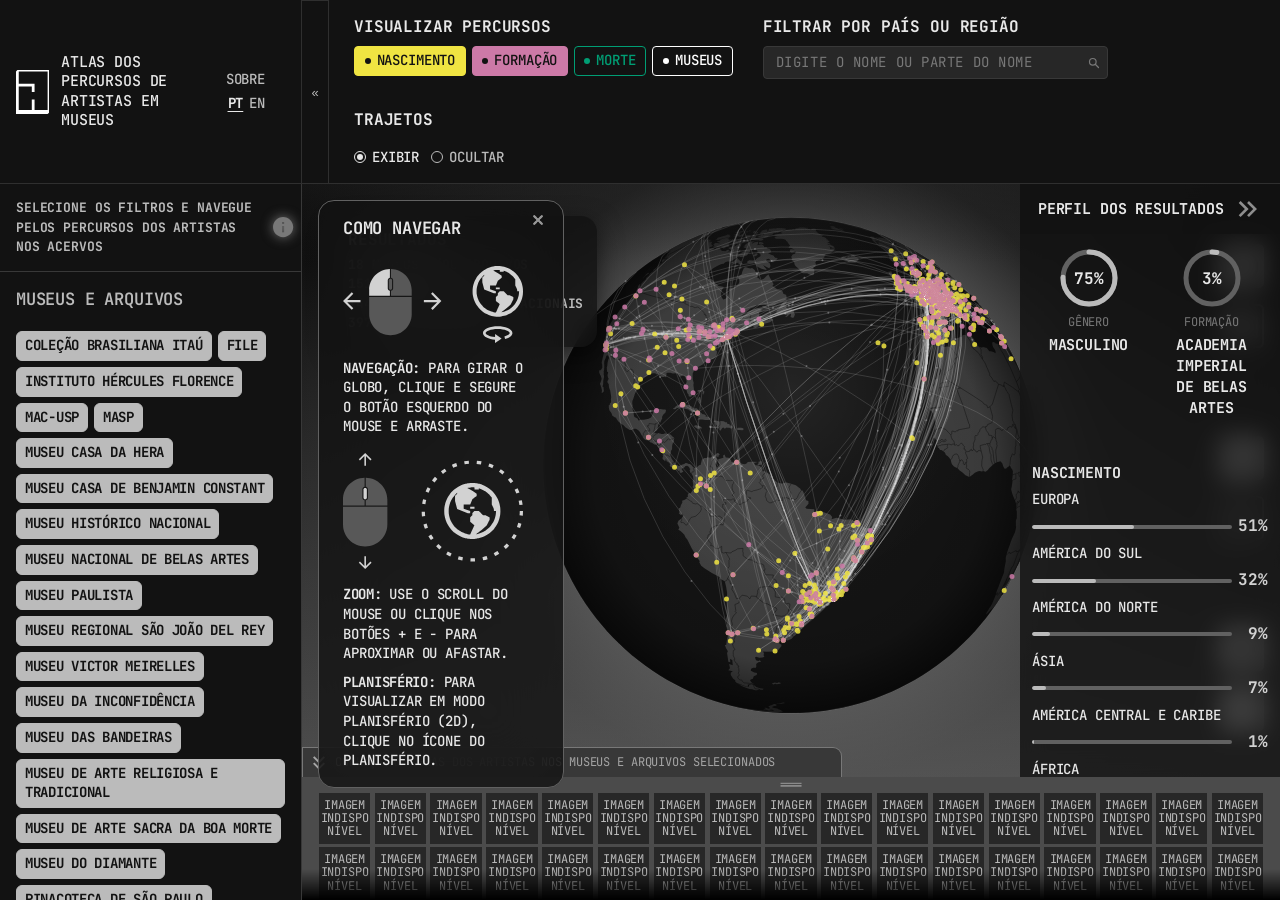
<file: atlas-acervos-digitais/index.html>
<!DOCTYPE html>
<html lang="pt-BR">
  <head>
    <meta charset="UTF-8" />
    <meta name="viewport" content="width=device-width, initial-scale=1.0" />
    <title>Atlas dos Percursos de Artistas em Museus — Acervos Digitais e Pesquisa | FAU-USP</title>
    <meta name="description" content="Mapa interativo de criadores da base Meta-Acervos (Acervos Digitais e Pesquisa | FAU-USP). Explore nascimento, morte e local de formação de criadores sobre um mapa-múndi." />
    
    <!-- Open Graph / Facebook -->
    <meta property="og:type" content="website" />
    <meta property="og:url" content="https://www.acervosdigitais.fau.usp.br/atlas/" />
    <meta property="og:title" content="Atlas dos Percursos de Artistas em Museus — Acervos Digitais e Pesquisa | FAU-USP" />
    <meta property="og:description" content="Mapa interativo de criadores da base Meta-Acervos (Acervos Digitais e Pesquisa | FAU-USP). Explore nascimento, morte e local de formação de criadores sobre um mapa-múndi." />
    <meta property="og:image" content="https://www.acervosdigitais.fau.usp.br/atlas/mapa-3d.png" />
    <meta property="og:image:width" content="902" />
    <meta property="og:image:height" content="902" />
    
    <!-- Twitter -->
    <meta property="twitter:card" content="summary_large_image" />
    <meta property="twitter:url" content="https://www.acervosdigitais.fau.usp.br/atlas/" />
    <meta property="twitter:title" content="Atlas dos Percursos de Artistas em Museus — Acervos Digitais e Pesquisa | FAU-USP" />
    <meta property="twitter:description" content="Mapa interativo de criadores da base Meta-Acervos (Acervos Digitais e Pesquisa | FAU-USP). Explore nascimento, morte e local de formação de criadores sobre um mapa-múndi." />
    <meta property="twitter:image" content="https://www.acervosdigitais.fau.usp.br/atlas/mapa-3d.png" />
    
    <link rel="icon" href="https://www.acervosdigitais.fau.usp.br/wp-content/uploads/2024/02/cropped-cropped-cropped-AD_bmini-1-32x32.jpg" sizes="32x32" />
    <link rel="icon" href="https://www.acervosdigitais.fau.usp.br/wp-content/uploads/2024/02/cropped-cropped-cropped-AD_bmini-1-192x192.jpg" sizes="192x192" />
    <link rel="apple-touch-icon" href="https://www.acervosdigitais.fau.usp.br/wp-content/uploads/2024/02/cropped-cropped-cropped-AD_bmini-1-180x180.jpg" />
    <meta name="msapplication-TileImage" content="https://www.acervosdigitais.fau.usp.br/wp-content/uploads/2024/02/cropped-cropped-cropped-AD_bmini-1-270x270.jpg" />
    <link rel="preconnect" href="https://fonts.googleapis.com" />
    <link rel="preconnect" href="https://fonts.gstatic.com" crossorigin />
    <link href="https://fonts.googleapis.com/css2?family=Roboto+Mono:ital,wght@0,100..700;1,100..700&display=swap" rel="stylesheet" />
    <script type="module" crossorigin src="./assets/index-CbRAGoH7.js"></script>
    <link rel="stylesheet" crossorigin href="./assets/index-BPrFMdyo.css">
  </head>
  <body>
    <div id="app"></div>
  </body>
</html>
</file>
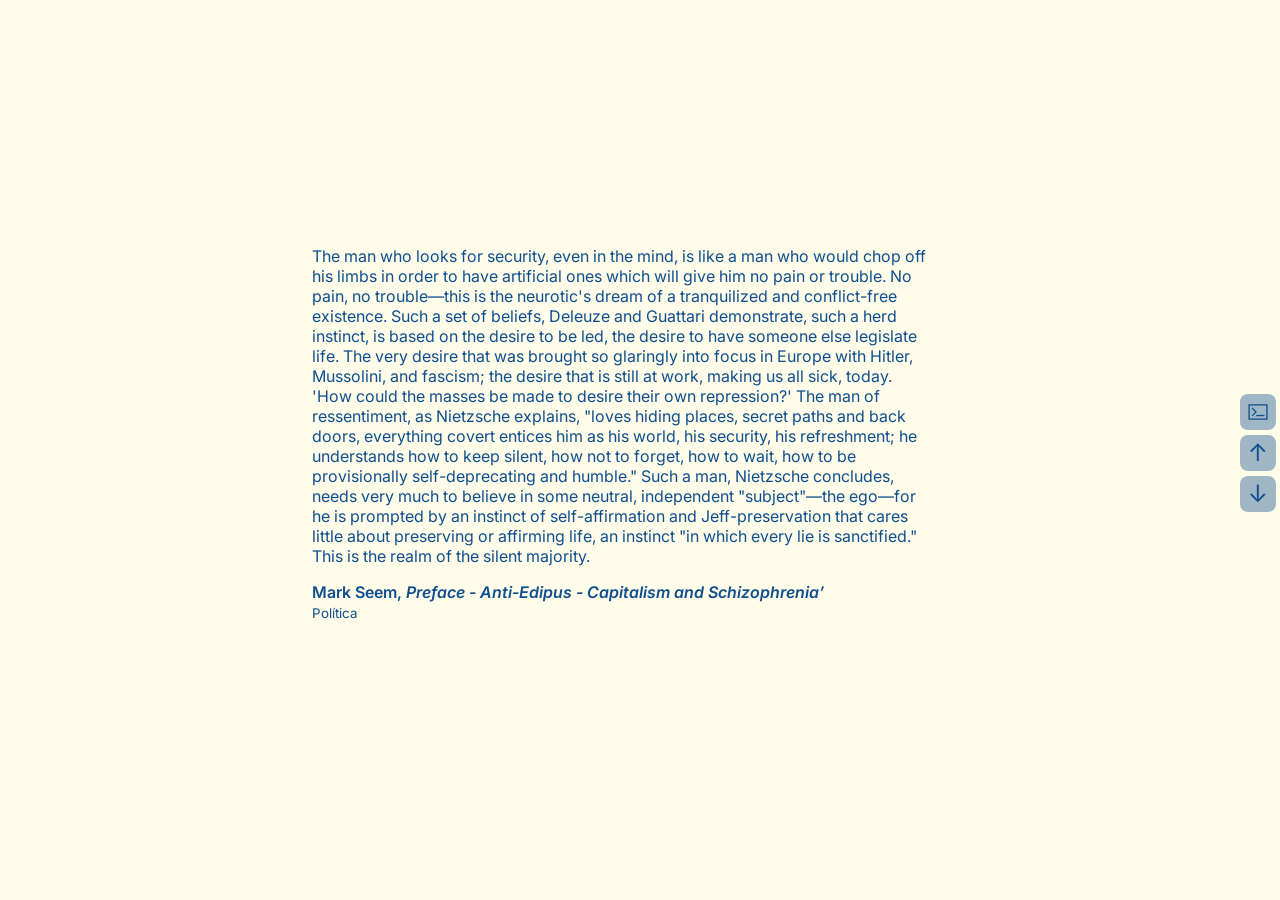
<file: DSG5013/index.html>
<!doctype html><html lang="pt-br"><head><meta charset="UTF-8"><title>Ensaios de Leitura Algorítimica</title><meta name="viewport" content="width=device-width,initial-scale=1"><link rel="preconnect" href="https://fonts.googleapis.com"><link rel="preconnect" href="https://fonts.gstatic.com" crossorigin><link href="https://fonts.googleapis.com/css2?family=Inter:ital,opsz,wght@0,14..32,100..900;1,14..32,100..900&display=swap" rel="stylesheet"><script defer="defer" src="bundle.a3474fab98c9ca356d1c.js"></script><link href="styles.b51918e94b5fbf101725.css" rel="stylesheet"></head><body><main id="main"><nav class="navigation"><ul class="navigation__list"><button id="like" class="navigation__button navigation__button--like navigation__button--hidden"><abbr class="navigation__arrow" title="curtir">❤</abbr></button> <button id="stats" class="navigation__button navigation__button--like"><abbr class="navigation__arrow navigation__arrow--prompt" title="dados de navegação"></abbr></button> <button id="up" class="navigation__button navigation__button--up"><abbr class="navigation__arrow" title="ler anterior">↑</abbr></button> <button id="down" class="navigation__button navigation__button--down"><abbr class="navigation__arrow" title="ler proximo">↓</abbr></button></ul></nav><aside id="console" class="stats stats--hidden"><table class="stats__table"><thead><tr><th>ID</th><th>autor</th><th>lido</th><th>top 5 relacionados</th></tr></thead><tbody id="table" class="stats__tbody"></tbody></table></aside></main></body></html>
</file>
<file: atlas-acervos-digitais/assets/index-BPrFMdyo.css>
@charset "UTF-8";@import"https://fonts.googleapis.com/css2?family=JetBrains+Mono:ital,wght@0,100..800;1,100..800&display=swap";.world-map-wrap.svelte-lo9tgu{width:100%;height:100%;overflow:hidden;position:relative}.world-map.svelte-lo9tgu{display:block;width:100%;height:100%;touch-action:none}.world-map--bg.svelte-lo9tgu{position:absolute;top:0;right:0;bottom:0;left:0;pointer-events:none}.world-map--fg.svelte-lo9tgu{position:relative;cursor:grab}.world-map--fg.svelte-lo9tgu:active{cursor:grabbing}.world-map--locked.svelte-lo9tgu{cursor:default}.world-map--fg.is-hovering.svelte-lo9tgu{cursor:pointer}.world-map--fg.is-dragging.svelte-lo9tgu{cursor:grabbing}.world-map--fg.is-morphing.svelte-lo9tgu{cursor:progress}.map-vignette.svelte-lo9tgu,.map-gradient-top.svelte-lo9tgu,.map-gradient-left.svelte-lo9tgu{position:absolute;pointer-events:none;z-index:3}.map-vignette.svelte-lo9tgu{top:0;right:0;bottom:0;left:0;opacity:var(--map-vignette-opacity);background:radial-gradient(ellipse 70% 60% at 60% 50%,transparent 30%,var(--bg-vignette-left) 100%)}.map-gradient-top.svelte-lo9tgu{top:0;left:0;right:0;height:80px;background:linear-gradient(to bottom,var(--bg-vignette-top) 0%,transparent 100%);opacity:var(--map-edge-gradient-opacity)}.map-gradient-left.svelte-lo9tgu{top:0;left:0;bottom:0;width:200px;background:linear-gradient(to right,var(--bg-vignette-left) 0%,transparent 100%);opacity:var(--map-edge-gradient-opacity)}.autocomplete-section.svelte-1b0p750{border-top:1px solid var(--bg-hl);padding:.75rem 1rem;flex-shrink:0}.section-header.svelte-1b0p750{display:flex;justify-content:space-between;align-items:baseline;margin-bottom:.5rem}.section-title.svelte-1b0p750{font-size:var(--font-size-2xl);font-weight:var(--font-weight-semibold);letter-spacing:var(--letter-spacing-tight);color:var(--txt-l)}.section-subtitle.svelte-1b0p750{font-size:var(--font-size-2xs);font-weight:var(--font-weight-md);letter-spacing:var(--letter-spacing-narrow);color:var(--txt-hl)}.clear-btn.svelte-1b0p750{all:unset;font-size:var(--font-size-2xs);color:var(--txt-hl);cursor:pointer;line-height:var(--line-height-none)}.clear-btn.svelte-1b0p750:hover{color:var(--txt)}.autocomplete.svelte-1b0p750{position:relative}.autocomplete__input.svelte-1b0p750{all:unset;display:block;width:100%;box-sizing:border-box;padding:.45rem 2rem .45rem .6rem;border:1px solid var(--bg-hl);border-radius:.25rem;font-family:var(--font-family-base);font-size:var(--font-size-md);letter-spacing:var(--letter-spacing-wide);text-transform:uppercase;color:var(--neutral-40);background:var(--bg-m);cursor:text}.autocomplete__input.svelte-1b0p750::placeholder{color:var(--txt-hl);text-transform:uppercase}.autocomplete__input.svelte-1b0p750:focus{border-color:var(--txt-l);outline:none}.autocomplete__icon.svelte-1b0p750{position:absolute;right:.5rem;top:50%;transform:translateY(-50%);color:var(--txt-hl);pointer-events:none;display:flex;align-items:center;line-height:0}.autocomplete__input--active.svelte-1b0p750{background:var(--txt);color:var(--bg);border-color:var(--txt)}.autocomplete__dropdown.svelte-1b0p750{position:absolute;top:calc(100% + 2px);left:0;right:0;z-index:200;background:var(--bg);border:1px solid var(--txt-l);border-radius:.25rem;list-style:none;max-height:180px;overflow-y:auto;scrollbar-width:thin;scrollbar-color:var(--bg-hl) transparent}.autocomplete__option.svelte-1b0p750{all:unset;display:block;width:100%;box-sizing:border-box;padding:.35rem .6rem;font-size:var(--font-size-xs);letter-spacing:var(--letter-spacing-wide);text-transform:uppercase;color:var(--txt-l);cursor:pointer}.autocomplete__option.svelte-1b0p750:hover{background:var(--bg-l);color:var(--txt)}.autocomplete__option--selected.svelte-1b0p750{background:var(--txt);color:var(--bg)}.autocomplete__option--selected.svelte-1b0p750:hover{background:var(--txt-l)}.chips.svelte-1b0p750{display:flex;flex-wrap:wrap;gap:.3rem;margin-bottom:.4rem}.chip.svelte-1b0p750{display:inline-flex;align-items:center;gap:.25rem;padding:.15rem .4rem;background:var(--txt);color:var(--bg);border-radius:.2rem;font-size:var(--font-size-xs);font-family:var(--font-family-base);letter-spacing:var(--letter-spacing-wide);text-transform:uppercase;line-height:var(--line-height-normal)}.chip__remove.svelte-1b0p750{all:unset;font-size:var(--font-size-2xs);cursor:pointer;opacity:.7;line-height:var(--line-height-none)}.chip__remove.svelte-1b0p750:hover{opacity:1}.header-bar.svelte-oiwvqb{display:flex;align-items:flex-start;gap:30px;flex:1;flex-wrap:wrap;min-width:0}.header-section.svelte-oiwvqb{display:flex;flex-direction:column;gap:8px;flex-shrink:0}.header-section--locality.svelte-oiwvqb{flex:0 1 345px;min-width:var(--header-locality-min-width);flex-shrink:1;width:100%}.header-section__label.svelte-oiwvqb{font-size:var(--font-size-xl);font-weight:var(--font-weight-bold);line-height:var(--line-height-normal);letter-spacing:var(--letter-spacing-tight);color:var(--chrome-txt);white-space:nowrap}.header-bar__pills.svelte-oiwvqb{display:flex;align-items:center;gap:6px}.pill.svelte-oiwvqb{all:unset;display:inline-flex;align-items:center;gap:6px;padding:.25rem .6rem;border-radius:.25rem;border:1.5px solid var(--accent);font-family:var(--font-family-base);font-weight:var(--font-weight-medium);font-size:var(--font-size-md);line-height:var(--line-height-normal);letter-spacing:var(--letter-spacing-tight);color:var(--accent);cursor:pointer;white-space:nowrap;transition:background .12s,color .12s,border-color .12s;box-sizing:border-box}.pill.svelte-oiwvqb:not(.pill--active):hover{border-color:var(--accent-hover);color:var(--accent-hover)}.pill.svelte-oiwvqb:not(.pill--active):hover .pill__dot:where(.svelte-oiwvqb){background:var(--accent-hover)}.pill--active.svelte-oiwvqb{background-color:var(--accent);border-color:var(--accent);color:var(--color-black)}.pill--active.svelte-oiwvqb:hover{background-color:var(--accent-hover);border-color:var(--accent-hover);color:var(--color-black)}.pill--active.svelte-oiwvqb .pill__dot:where(.svelte-oiwvqb){background:var(--color-black)}.pill__dot.svelte-oiwvqb{width:6px;height:6px;border-radius:50%;background:var(--accent);flex-shrink:0;transition:background .12s}.header-bar__locality.svelte-oiwvqb{display:flex;align-items:center;gap:6px}.header-bar__locality.svelte-oiwvqb .autocomplete-section{border-top:none;padding:0;min-width:0;flex:1}.header-bar__locality.svelte-oiwvqb .section-header{display:none}.header-bar__locality.svelte-oiwvqb .autocomplete__input{font-size:var(--font-size-md);padding:.35rem .75rem}.locality-clear.svelte-oiwvqb{all:unset;cursor:pointer;color:var(--chrome-txt-l);font-size:var(--font-size-md);line-height:1;flex-shrink:0}.locality-clear.svelte-oiwvqb:hover{color:var(--chrome-txt)}.trajectory-group.svelte-oiwvqb{display:flex;align-items:center;gap:12px;margin-top:8px}.trajectory-option.svelte-oiwvqb{all:unset;display:inline-flex;align-items:center;gap:6px;font-family:var(--font-family-base);font-weight:var(--font-weight-medium);font-size:var(--font-size-md);line-height:var(--line-height-normal);letter-spacing:var(--letter-spacing-tight);text-transform:uppercase;color:var(--chrome-txt-l);cursor:pointer;white-space:nowrap}.trajectory-option.svelte-oiwvqb:hover,.trajectory-option--active.svelte-oiwvqb{color:var(--chrome-txt)}.trajectory-dot.svelte-oiwvqb{position:relative;width:12px;height:12px;border-radius:50%;border:1.5px solid var(--txt-l);box-sizing:border-box;background:transparent;flex-shrink:0;transition:border-color .12s,background .12s}.trajectory-dot.svelte-oiwvqb:after{content:"";position:absolute;top:2px;right:2px;bottom:2px;left:2px;border-radius:50%;background:transparent;transition:background .12s}.trajectory-option--active:where(.svelte-oiwvqb) .trajectory-dot.svelte-oiwvqb{border-color:currentColor}.trajectory-option--active:where(.svelte-oiwvqb) .trajectory-dot.svelte-oiwvqb:after{background:currentColor}@media(min-width:760px)and (max-width:1024px){.header-bar.svelte-oiwvqb{gap:var(--header-compact-gap)}.header-section.svelte-oiwvqb{max-width:100%}.header-section--locality.svelte-oiwvqb{flex-basis:var(--header-locality-min-width)}.header-section__label.svelte-oiwvqb{white-space:normal}.header-bar__pills.svelte-oiwvqb{flex-wrap:wrap}}.mobile-header.svelte-olbu9h{display:flex;align-items:center;gap:12px;min-height:90px;box-sizing:border-box;padding:12px 20px;background:var(--chrome-bg);border-bottom:1px solid rgba(255,255,255,.12);flex-shrink:0}.mobile-header__logo.svelte-olbu9h{height:var(--mobile-logo-height);width:auto;display:block;flex-shrink:0}.mobile-header__brand-text.svelte-olbu9h{display:flex;flex-direction:column;gap:2px;flex:1;min-width:0}.mobile-header__title.svelte-olbu9h{font-size:var(--mobile-title-size);font-weight:var(--font-weight-bold);line-height:var(--line-height-snug);letter-spacing:var(--letter-spacing-tight);color:var(--chrome-txt);white-space:normal;overflow-wrap:anywhere}.mobile-header__actions.svelte-olbu9h{display:flex;flex-direction:column;align-items:flex-end;gap:4px;flex-shrink:0}.mobile-header__action-btn.svelte-olbu9h{all:unset;font-size:var(--mobile-action-size);font-weight:var(--font-weight-medium);line-height:var(--line-height-normal);letter-spacing:var(--letter-spacing-tight);color:var(--chrome-txt-l);cursor:pointer;white-space:nowrap}.mobile-header__action-btn.svelte-olbu9h:hover{color:var(--chrome-txt)}.mobile-header__action-btn.svelte-olbu9h:focus-visible{outline:2px solid currentColor}.mobile-header__lang.svelte-olbu9h{display:flex;gap:6px}.mobile-header__lang-btn.svelte-olbu9h{all:unset;font-size:var(--mobile-action-size);font-weight:var(--font-weight-medium);letter-spacing:var(--letter-spacing-tight);color:var(--chrome-txt-l);cursor:pointer}.mobile-header__lang-btn.svelte-olbu9h:hover{color:var(--chrome-txt)}.mobile-header__lang-btn.svelte-olbu9h:focus-visible{outline:2px solid currentColor}.mobile-header__lang-btn--active.svelte-olbu9h{color:var(--chrome-txt);font-weight:var(--font-weight-bold);text-decoration:underline;text-underline-offset:3px}.filter-accordion.svelte-2ofwc{display:flex;flex-direction:column;width:100%;background:var(--bg)}.accordion-section.svelte-2ofwc{display:flex;flex-direction:column;border-bottom:1px solid var(--bg-hl)}.accordion-section.svelte-2ofwc.accordion-section--open{flex:1;min-height:0}.accordion-header.svelte-2ofwc{all:unset;box-sizing:border-box;display:flex;align-items:center;justify-content:space-between;gap:12px;min-height:var(--mobile-menu-min-height);flex-shrink:0;padding:12px 20px;cursor:pointer;background:var(--bg);transition:background .12s}.accordion-header.svelte-2ofwc:hover{background:var(--bg-l)}.accordion-header.svelte-2ofwc:focus-visible{outline:2px solid var(--txt);outline-offset:-2px}.accordion-header__label.svelte-2ofwc{font-family:var(--font-family-base);font-size:var(--mobile-menu-title-size);font-weight:var(--font-weight-bold);letter-spacing:.02em;text-transform:uppercase;color:var(--txt);white-space:normal;overflow-wrap:anywhere}.accordion-header__toggle.svelte-2ofwc{display:flex;align-items:center;justify-content:center;width:24px;height:24px;flex-shrink:0;border:1px solid var(--txt-l);border-radius:50%;color:var(--txt-l);position:relative}.accordion-header.svelte-2ofwc:hover .accordion-header__toggle:where(.svelte-2ofwc){border-color:var(--txt);color:var(--txt)}.icon-plus.svelte-2ofwc,.icon-minus.svelte-2ofwc{position:relative;width:10px;height:10px;display:block}.icon-plus.svelte-2ofwc:before,.icon-plus.svelte-2ofwc:after,.icon-minus.svelte-2ofwc:before{content:"";position:absolute;background:currentColor}.icon-plus.svelte-2ofwc:before,.icon-minus.svelte-2ofwc:before{top:50%;left:0;width:100%;height:1.5px;transform:translateY(-50%)}.icon-plus.svelte-2ofwc:after{left:50%;top:0;height:100%;width:1.5px;transform:translate(-50%)}.accordion-panel.svelte-2ofwc{flex:1;min-height:0;overflow-y:auto;scrollbar-width:thin;scrollbar-color:var(--bg-hl) transparent}.toggle-group.svelte-1539pur{display:flex;flex-wrap:wrap;gap:6px}.toggle-group--list.svelte-1539pur{flex-wrap:nowrap;flex-direction:column;overflow-y:auto;scrollbar-width:thin;scrollbar-color:var(--bg-hl) transparent;padding:.75rem 1rem}.pill.svelte-1539pur{all:unset;display:inline-block;padding:.25rem .5rem;border-radius:.375rem;border:1.5px solid var(--pill-bg);color:var(--pill-bg);font-size:var(--font-size-md);font-weight:var(--font-weight-bold);letter-spacing:var(--letter-spacing-tighter);cursor:pointer;box-sizing:border-box;transition:background .1s,color .1s,border-color .1s}.pill.svelte-1539pur:hover{border-color:var(--pill-bgh);color:var(--pill-bgh)}.pill--dim.svelte-1539pur{opacity:.32}.pill.svelte-1539pur:disabled{cursor:not-allowed}.pill.svelte-1539pur:disabled:hover{border-color:var(--pill-bg);color:var(--pill-bg)}.toggle-group--list.svelte-1539pur .pill:where(.svelte-1539pur){width:100%;text-align:left}.pill--active.svelte-1539pur{background:var(--pill-bg);border-color:var(--pill-bg);color:var(--pill-txt)}.pill--active.svelte-1539pur:hover{background:var(--pill-bgh);border-color:var(--pill-bgh);color:var(--pill-txt)}.acervo-filter.svelte-10y05q2{--pill-bg: var(--acervo-pill-bg);--pill-bgh: var(--acervo-pill-hover);--pill-txt: var(--acervo-pill-txt);display:flex;flex-direction:column}.acervo-filter.svelte-10y05q2 .toggle-group{padding:.75rem 1rem}.acervo-filter__header.svelte-10y05q2{padding:1rem 1rem .5rem;flex-shrink:0}.acervo-filter__title.svelte-10y05q2{font-size:var(--font-size-2xl);font-weight:var(--font-weight-semibold);letter-spacing:var(--letter-spacing-tight);color:var(--txt-l)}.acervo-filter__shortcuts.svelte-10y05q2{display:flex;align-items:center;gap:3px;padding:.25rem 1rem .75rem}.shortcut.svelte-10y05q2{all:unset;font-size:var(--font-size-md);letter-spacing:var(--letter-spacing-tight);color:var(--txt-l);cursor:pointer;text-decoration:underline;text-underline-offset:2px}.shortcut.svelte-10y05q2:hover{color:var(--txt)}.shortcut-sep.svelte-10y05q2{font-size:var(--font-size-2xs);color:var(--bg-hl)}.gender-filter.svelte-1d5uw5d{border-top:1px solid var(--bg-hl);padding:.75rem 1rem;flex-shrink:0}.section-header.svelte-1d5uw5d{margin-bottom:.5rem}.section-title.svelte-1d5uw5d{font-size:var(--font-size-2xl);font-weight:var(--font-weight-semibold);letter-spacing:var(--letter-spacing-tight);color:var(--txt-l)}.sidebar-filters.svelte-6o5ral{display:flex;flex-direction:column;flex:1;min-height:0;overflow-y:auto;scrollbar-width:thin;scrollbar-color:var(--bg-hl) transparent}.projection-toggle.svelte-1pvs2dz{display:flex;flex-direction:column;gap:var(--map-control-gap);pointer-events:none}.map-btn.svelte-1pvs2dz{width:var(--map-control-size);height:var(--map-control-size);display:flex;align-items:center;justify-content:center;background:transparent;border:2px solid var(--map-control-idle);border-radius:5.4px;color:var(--map-control-idle);cursor:pointer;pointer-events:auto;transition:color .12s,border-color .12s,background-color .12s;-webkit-backdrop-filter:blur(3.6px);backdrop-filter:blur(3.6px)}.map-btn.svelte-1pvs2dz:hover{color:var(--map-control-hover);border-color:var(--map-control-hover)}.map-btn.svelte-1pvs2dz:focus-visible{outline:2px solid var(--map-control-hover);outline-offset:2px}.map-btn--active.svelte-1pvs2dz{background:var(--neutral-10);border-color:var(--neutral-10);color:var(--color-black)}.map-btn--active.svelte-1pvs2dz:hover{background:var(--neutral-30);border-color:var(--neutral-30);color:var(--color-black)}.zoom-buttons.svelte-j3q18o{display:flex;flex-direction:column;gap:var(--map-control-gap);pointer-events:none}.zoom-btn.svelte-j3q18o{width:var(--map-control-size);height:var(--map-control-size);display:flex;align-items:center;justify-content:center;background:var(--color-white);border:none;border-radius:5.28px;color:var(--color-black);cursor:pointer;pointer-events:auto;backdrop-filter:blur(3.52px);-webkit-backdrop-filter:blur(3.52px);transition:background .12s}.zoom-btn.svelte-j3q18o:hover{background:var(--neutral-30)}.zoom-btn.svelte-j3q18o:active{background:var(--neutral-10)}.sidebar.svelte-181dlmc{width:var(--sidebar-width, 365px);flex-shrink:0;border-right:1px solid var(--bg-hl);background:var(--bg-side);display:flex;flex-direction:column;position:relative}@media(min-width:760px){.sidebar.svelte-181dlmc{transition:width .2s ease-out,border-color .2s;overflow:visible}.sidebar.svelte-181dlmc:not(.sidebar--open){width:0;border-right-color:transparent}}@media(max-width:759px){.sidebar.svelte-181dlmc{position:fixed;top:0;right:0;bottom:0;left:0;width:280px;z-index:100;transform:translate(-100%);transition:transform .2s ease-out;border-right:1px solid var(--bg-hl);box-shadow:0 2px 8px #00000026}.sidebar.svelte-181dlmc.sidebar--open{transform:translate(0)}}.sidebar__inner.svelte-181dlmc{flex:1;min-width:0;min-height:0;overflow:hidden;display:flex;flex-direction:column}.sidebar__brand.svelte-181dlmc{display:flex;align-items:center;gap:12px;height:var(--menu-height);padding:0 0 0 16px;background:var(--chrome-bg);border-bottom:1px solid rgba(255,255,255,.12);flex-shrink:0}.sidebar__logo.svelte-181dlmc{height:44px;width:auto;display:block;flex-shrink:0}.sidebar__brand-text.svelte-181dlmc{display:flex;flex-direction:column;gap:2px;flex:1;min-width:0;text-decoration:none}.sidebar__brand-title.svelte-181dlmc{font-size:var(--font-size-lg);font-weight:var(--font-weight-medium);line-height:var(--line-height-snug);letter-spacing:var(--letter-spacing-tight);color:var(--chrome-txt)}.sidebar__brand-actions.svelte-181dlmc{display:flex;flex-direction:column;align-items:flex-end;gap:4px;flex-shrink:0;margin-right:36px}.sidebar__action-btn.svelte-181dlmc{all:unset;font-size:var(--font-size-md);font-weight:var(--font-weight-medium);line-height:var(--line-height-normal);letter-spacing:var(--letter-spacing-tight);color:var(--chrome-txt-l);cursor:pointer;white-space:nowrap}.sidebar__action-btn.svelte-181dlmc:hover{color:var(--chrome-txt)}.sidebar__lang.svelte-181dlmc{display:flex;gap:6px}.sidebar__lang-btn.svelte-181dlmc{all:unset;font-size:var(--font-size-md);font-weight:var(--font-weight-medium);letter-spacing:var(--letter-spacing-tight);color:var(--chrome-txt-l);cursor:pointer}.sidebar__lang-btn.svelte-181dlmc:hover{color:var(--chrome-txt)}.sidebar__lang-btn--active.svelte-181dlmc{color:var(--chrome-txt);font-weight:var(--font-weight-bold);text-decoration:underline;text-underline-offset:3px}.sidebar__header.svelte-181dlmc{display:none;position:sticky;top:0;background:var(--bg);border-bottom:1px solid var(--bg-hl);z-index:10;padding:.5rem}@media(max-width:759px){.sidebar__header.svelte-181dlmc{display:flex;align-items:center;justify-content:flex-end}}.sidebar__close.svelte-181dlmc{background:none;border:none;font-size:var(--font-size-2xl);color:var(--txt);cursor:pointer;padding:.5rem .75rem;display:flex;align-items:center;justify-content:center}.sidebar__close.svelte-181dlmc:hover{opacity:.7}.sidebar__intro.svelte-181dlmc{display:none;align-items:center;gap:0;border-bottom:1px solid var(--bg-hl);flex-shrink:0}@media(min-width:760px){.sidebar__intro.svelte-181dlmc{display:flex}}.sidebar__description.svelte-181dlmc{font-family:var(--font-family-base);font-size:var(--font-size-sm);font-weight:var(--font-weight-bold);line-height:var(--line-height-relaxed);letter-spacing:var(--letter-spacing-tight);color:var(--txt-l);text-transform:uppercase;margin:0;flex:1;padding:.875rem 0 .875rem 1rem}.sidebar__info-btn.svelte-181dlmc{all:unset;font-size:var(--font-size-md);color:var(--txt-hl);cursor:pointer;line-height:var(--line-height-none);display:flex;align-items:center;justify-content:center;width:28px;flex-shrink:0;padding:.875rem .25rem}.sidebar__info-btn.svelte-181dlmc:hover{color:var(--txt)}.sidebar__info-btn--active.svelte-181dlmc svg{filter:drop-shadow(0 0 6px var(--txt-hl))}.sidebar__collapse-btn.svelte-181dlmc{position:absolute;right:-28px;top:0;height:var(--menu-height);width:28px;background:var(--chrome-bg);border:1px solid rgba(255,255,255,.12);border-radius:0;color:var(--chrome-txt-l);cursor:pointer;display:flex;align-items:center;justify-content:center;font-size:var(--font-size-sm);z-index:10;flex-shrink:0}@media(max-width:759px){.sidebar__collapse-btn.svelte-181dlmc{display:none}}.sidebar__collapse-btn.svelte-181dlmc:hover{color:var(--chrome-txt);border-color:#ffffff4d}.sidebar__content.svelte-181dlmc{display:flex;flex-direction:column;flex:1;overflow-y:auto;scrollbar-width:thin;scrollbar-color:var(--bg-hl) transparent}.artist-card.svelte-i7ent7{position:absolute;bottom:calc(var(--artwork-strip-inset, 0px) + 16px);right:16px;z-index:20;width:360px;max-width:calc(100vw - 32px);max-height:calc(100vh - var(--menu-height) - var(--artwork-strip-inset, 0px) - 32px);display:flex;flex-direction:column;background:var(--bg-c);color:var(--txt);border:1px solid var(--bg-hl);box-shadow:0 8px 24px #00000080;-webkit-backdrop-filter:blur(10px);backdrop-filter:blur(10px);border-radius:16px;overflow:hidden}.artist-card__header.svelte-i7ent7{display:flex;align-items:flex-start;justify-content:space-between;gap:8px;padding:14px 14px 10px;padding-right:calc(var(--card-close-icon-right) + var(--card-close-icon-size) + 8px);flex-shrink:0}.artist-card__name.svelte-i7ent7{margin:0;min-width:0;overflow-wrap:anywhere;font-size:var(--font-size-2xl);font-weight:var(--font-weight-bold);letter-spacing:var(--letter-spacing-tight);line-height:var(--line-height-tight)}.artist-card__close.svelte-i7ent7{all:unset;position:absolute;top:calc(var(--artist-close-icon-top) - (var(--close-target-size) - var(--card-close-icon-size)) / 2);right:calc(var(--card-close-icon-right) - (var(--close-target-size) - var(--card-close-icon-size)) / 2);display:inline-flex;align-items:center;justify-content:center;width:var(--close-target-size);height:var(--close-target-size);color:var(--txt);font-size:var(--close-symbol-size);line-height:var(--line-height-none);cursor:pointer;flex-shrink:0}.artist-card__close.svelte-i7ent7:hover{color:var(--txt)}.artist-card__close.svelte-i7ent7:focus-visible{outline:2px solid currentColor}.artist-card__close-icon.svelte-i7ent7{width:var(--card-close-icon-size);height:var(--card-close-icon-size);background-color:currentColor;mask:url(../close-icon.png) center / contain no-repeat}.artist-card__body.svelte-i7ent7{padding:0 14px 14px;overflow-y:auto;scrollbar-width:thin;scrollbar-color:var(--bg-hl) transparent}.section.svelte-i7ent7{padding:10px 0}.section__label.svelte-i7ent7{margin:0 0 5px;font-size:var(--font-size-xl);font-weight:var(--font-weight-bold);letter-spacing:var(--letter-spacing-tight);text-transform:uppercase;color:var(--txt-hl)}.section__row.svelte-i7ent7{display:flex;align-items:flex-start;justify-content:space-between;gap:8px}.section__left.svelte-i7ent7{display:flex;align-items:flex-start;gap:6px;min-width:0}.section__dot.svelte-i7ent7{flex-shrink:0;font-size:var(--font-size-xs);margin-top:3px;line-height:var(--line-height-none)}.section__text.svelte-i7ent7{margin:0;font-size:var(--font-size-lg);font-weight:var(--font-weight-regular);letter-spacing:var(--letter-spacing-tight);color:var(--txt);line-height:var(--line-height-normal)}.section__right.svelte-i7ent7{display:flex;flex-direction:column;align-items:flex-end;gap:4px;flex-shrink:0;padding-top:2px}.section__precision-label.svelte-i7ent7{font-size:var(--font-size-xs);font-weight:var(--font-weight-bold);letter-spacing:var(--letter-spacing-tight);text-transform:uppercase;color:var(--confidence-alta);white-space:nowrap;line-height:var(--line-height-normal);text-align:right}.badge.svelte-i7ent7{font-size:var(--font-size-xs);font-weight:var(--font-weight-bold);letter-spacing:var(--letter-spacing-tight);text-transform:uppercase;padding:3px 12px;height:18.7px;border-radius:68px;border:1px solid;white-space:nowrap;line-height:var(--line-height-normal);box-sizing:border-box;display:inline-flex;align-items:center}.artwork-list.svelte-i7ent7{list-style:none;margin:0;padding:0}.artwork.svelte-i7ent7{margin-bottom:5px;font-size:var(--font-size-md);font-weight:var(--font-weight-regular);letter-spacing:var(--letter-spacing-tight);line-height:var(--line-height-normal);color:var(--txt-l)}.artwork.svelte-i7ent7 a:where(.svelte-i7ent7){color:var(--txt-l);text-decoration:underline;text-underline-offset:2px}.artwork.svelte-i7ent7 a:where(.svelte-i7ent7):hover{color:var(--txt)}.artwork__title.svelte-i7ent7{text-decoration:underline;text-underline-offset:2px}.artwork__museum.svelte-i7ent7{color:var(--txt-hl)}.confidence-disclaimer.svelte-i7ent7{margin:8px 0 0;font-size:var(--font-size-2xs);font-weight:var(--font-weight-medium);letter-spacing:var(--letter-spacing-tight);text-transform:uppercase;color:var(--disclaimer);line-height:var(--line-height-normal)}.artwork-strip.svelte-jcf2wa{position:absolute;left:0;right:0;bottom:0;color:var(--txt);pointer-events:none;display:flex;flex-direction:column;overflow:hidden;box-sizing:border-box;z-index:var(--artwork-strip-layer)}.artwork-strip--mobile.svelte-jcf2wa{--artwork-strip-tab-width: var(--artwork-strip-tab-mobile-width);--artwork-strip-thumb-size: var(--artwork-strip-thumb-mobile-size);--artwork-strip-padding-x: var(--artwork-strip-padding-mobile-x)}.artwork-strip__header.svelte-jcf2wa{all:unset;position:relative;display:flex;align-items:center;gap:var(--artwork-strip-tab-gap);width:min(100%,var(--artwork-strip-tab-width));height:var(--artwork-tab-height);min-height:0;overflow:hidden;cursor:pointer;pointer-events:auto;flex-shrink:0;box-sizing:border-box;padding:0 var(--artwork-strip-tab-padding);background:var(--artwork-strip-tab-bg);color:var(--artwork-strip-tab-txt);border:var(--artwork-strip-tab-border-width) solid var(--artwork-strip-tab-border);border-bottom:none;border-top-right-radius:var(--artwork-strip-tab-radius);font-size:var(--font-size-xs);line-height:var(--line-height-normal);letter-spacing:var(--letter-spacing-tight)}.artwork-strip__header.svelte-jcf2wa:focus-visible{outline:2px solid var(--txt);outline-offset:-2px}.artwork-strip__chevron.svelte-jcf2wa{display:block;width:var(--font-size-xs);height:var(--font-size-md);flex-shrink:0;background:currentColor;mask:var(--artwork-chevron) center / contain no-repeat;-webkit-mask:var(--artwork-chevron) center / contain no-repeat}.artwork-strip__chevron--collapsed.svelte-jcf2wa{transform:rotate(180deg)}.artwork-strip__label.svelte-jcf2wa{white-space:nowrap;overflow:hidden;text-overflow:ellipsis}.artwork-strip__resize.svelte-jcf2wa{position:absolute;left:0;z-index:1;width:100%;height:var(--artwork-strip-handle-height);background:var(--artwork-strip-bg);cursor:ns-resize;touch-action:none;-webkit-user-select:none;user-select:none;pointer-events:auto}.artwork-strip__resize.svelte-jcf2wa:after{content:"";position:absolute;left:50%;top:50%;transform:translate(-50%,-50%);pointer-events:none;width:var(--artwork-strip-grip-width);height:var(--artwork-strip-grip-height);background:linear-gradient(to bottom,var(--artwork-strip-tab-txt) 33.333%,transparent 33.333% 66.667%,var(--artwork-strip-tab-txt) 66.667%);opacity:var(--artwork-strip-grip-opacity)}.artwork-strip__resize.svelte-jcf2wa:focus-visible{outline:2px solid var(--txt);outline-offset:-2px}.artwork-strip__body.svelte-jcf2wa{flex:1 1 auto;overflow:hidden;display:flex;flex-direction:column;min-height:0;padding-top:var(--artwork-strip-handle-height);pointer-events:auto;background:var(--artwork-strip-bg);backdrop-filter:blur(var(--artwork-strip-blur));-webkit-backdrop-filter:blur(var(--artwork-strip-blur))}.artwork-strip__scroll.svelte-jcf2wa{position:relative;flex:1 1 auto;min-height:0;overflow-y:auto;overflow-x:hidden;scrollbar-width:thin;scrollbar-color:var(--bg-hl) transparent}.artwork-strip__scroll.svelte-jcf2wa:after{content:"";position:sticky;bottom:0;left:0;right:0;display:block;height:50px;margin-top:-50px;background:linear-gradient(180deg,#0000 38.46%,#000);pointer-events:none;opacity:1;transition:opacity .12s linear}.artwork-strip__scroll.svelte-jcf2wa.artwork-strip__scroll--at-bottom:after{opacity:0}.artwork-strip__grid.svelte-jcf2wa{display:grid;grid-template-columns:repeat(auto-fill,minmax(min(100%,var(--artwork-strip-thumb-size)),1fr));gap:var(--artwork-strip-gap-y) var(--artwork-strip-gap-x);padding:0 var(--artwork-strip-padding-x) var(--artwork-strip-padding-y);margin:0;list-style:none}.artwork.svelte-jcf2wa{aspect-ratio:1 / 1}.artwork__btn.svelte-jcf2wa{all:unset;display:block;width:100%;height:100%;cursor:pointer;box-sizing:border-box}.artwork__btn.svelte-jcf2wa:hover .artwork__img:where(.svelte-jcf2wa){outline:2px solid var(--txt)}.artwork__btn.svelte-jcf2wa:focus-visible{outline:2px solid var(--txt);outline-offset:2px}.artwork__img.svelte-jcf2wa{width:100%;height:100%;object-fit:cover;background:var(--bg-l);display:block;transition:outline .1s,opacity .18s}.artwork__img.svelte-jcf2wa.artwork__img--loaded{animation:svelte-jcf2wa-artwork-fadein .18s ease-out}@keyframes svelte-jcf2wa-artwork-fadein{0%{opacity:0}to{opacity:1}}.artwork__img--placeholder.svelte-jcf2wa{display:flex;align-items:center;justify-content:center;color:var(--txt-l);font-size:var(--font-size-xs);line-height:1.1;text-align:center;overflow-wrap:anywhere;box-sizing:border-box}.artwork__img--compact.svelte-jcf2wa{font-size:var(--font-size-2xs)}.artwork-tip{position:fixed;z-index:100;background:var(--bg-l);color:var(--txt);border:1px solid var(--bg-hl);border-radius:4px;padding:8px 12px;max-width:220px;pointer-events:none;font-size:var(--font-size-xs);line-height:var(--line-height-normal)}.artwork-tip p.svelte-jcf2wa{margin:0}.artwork-tip__title{font-weight:var(--font-weight-semibold);margin-bottom:2px!important}.artwork-tip__year{color:var(--txt-l)}.artwork-tip__creator{margin-top:4px!important;color:var(--txt-l);font-style:italic}.artwork-tip__museum{margin-top:2px!important;font-size:var(--font-size-xs);color:var(--txt-hl)}.map-stats.svelte-1koob5r{position:absolute;top:32px;left:32px;z-index:10;display:flex;flex-direction:column;gap:0;pointer-events:none;padding:14px;background:var(--bg-c);border-radius:16px;box-shadow:var(--results-shadow);-webkit-backdrop-filter:blur(10px);backdrop-filter:blur(10px);overflow:hidden;font-family:var(--font-family-base);font-style:normal;font-weight:var(--font-weight-bold);font-size:var(--font-size-sm);line-height:var(--line-height-relaxed);text-transform:uppercase;color:var(--txt-l)}.map-stats__title.svelte-1koob5r{margin:0 0 4px;font-size:var(--font-size-xl);line-height:var(--line-height-snug);text-transform:uppercase}[data-theme=light] .map-stats.svelte-1koob5r{color:#000000a3}.map-stats__line.svelte-1koob5r{margin:0}@media(max-width:768px){.map-stats.svelte-1koob5r{top:16px;left:16px;font-size:var(--font-size-xs)}.map-stats__title.svelte-1koob5r{font-size:var(--font-size-lg)}}.profile-panel.svelte-17u2s6b{position:absolute;top:0;right:var(--map-control-rail-width);width:260px;background:var(--bg-c);backdrop-filter:blur(12px);-webkit-backdrop-filter:blur(12px);overflow:hidden;z-index:10;font-family:var(--font-family-base);line-height:var(--line-height-normal);letter-spacing:var(--letter-spacing-tight);pointer-events:auto;display:flex;flex-direction:column;height:calc(100% - var(--artwork-strip-inset, 0px));max-height:calc(100% - var(--artwork-strip-inset, 0px))}.profile-panel--collapsed.svelte-17u2s6b{height:auto;right:0;border-bottom-left-radius:14px;border-bottom:1px solid var(--bg-hl);border-left:1px solid var(--bg-hl);background:var(--bg-c);backdrop-filter:none;-webkit-backdrop-filter:none}.profile-panel__header.svelte-17u2s6b{display:flex;align-items:center;justify-content:center;width:100%;padding:14.4px 18px 14.4px 13px;background:var(--bg-c);border:none;color:var(--txt);font-family:var(--font-family-base);font-size:var(--font-size-lg);font-weight:var(--font-weight-bold);line-height:var(--line-height-normal);letter-spacing:var(--letter-spacing-tight);text-transform:uppercase;cursor:pointer;white-space:nowrap;gap:14.4px;flex-shrink:0}.profile-panel__header.svelte-17u2s6b:hover{background:var(--bg)}.profile-panel__title.svelte-17u2s6b{font-family:var(--font-family-base);font-size:var(--font-size-lg);font-weight:var(--font-weight-bold);color:var(--txt);letter-spacing:var(--letter-spacing-tight);margin:0}.profile-panel__chevron.svelte-17u2s6b{font-size:var(--font-size-xs);flex-shrink:0}.profile-panel__chevron--open.svelte-17u2s6b{transform:scaleX(-1)}.profile-panel__content.svelte-17u2s6b{padding:12px;display:flex;flex-direction:column;gap:12px;flex:1;min-height:0;overflow-y:auto;scrollbar-width:thin;scrollbar-color:var(--bg-hl) transparent}.profile-panel__empty.svelte-17u2s6b{font-size:var(--font-size-xs);color:var(--txt-hl);text-align:center;padding:10px 0}.profile-panel__donuts.svelte-17u2s6b{display:flex;gap:10px;justify-content:space-between;align-items:flex-start}.profile-panel__donut-item.svelte-17u2s6b{display:flex;flex-direction:column;align-items:center;gap:4px;flex:1}.donut-pct{font-size:var(--font-size-xl);font-weight:var(--font-weight-bold);font-family:inherit;fill:var(--profile-donut-pct)}.profile-panel__donut-label.svelte-17u2s6b{font-size:var(--font-size-xs);font-weight:var(--font-weight-regular);letter-spacing:var(--letter-spacing-tight);text-transform:uppercase;color:var(--txt-hl);margin:0}.profile-panel__donut-value.svelte-17u2s6b{font-size:var(--font-size-lg);font-weight:var(--font-weight-bold);letter-spacing:var(--letter-spacing-tight);text-transform:uppercase;color:var(--txt);margin:0;text-align:center;max-width:80px;word-break:break-word;-webkit-hyphens:auto;hyphens:auto}.profile-panel__bars-section.svelte-17u2s6b{display:flex;flex-direction:column;gap:6px}.profile-panel__bars-title.svelte-17u2s6b{font-size:var(--font-size-lg);font-weight:var(--font-weight-bold);letter-spacing:var(--letter-spacing-tight);text-transform:uppercase;color:var(--txt);padding-top:44px}.profile-panel__bars-title--birth.svelte-17u2s6b{padding-top:var(--profile-first-section-padding)}.profile-panel__bar-item.svelte-17u2s6b{display:flex;flex-direction:column;gap:6px}.profile-panel__bar-label.svelte-17u2s6b{font-size:var(--font-size-md);font-weight:var(--font-weight-medium);letter-spacing:var(--letter-spacing-tight);text-transform:uppercase;color:var(--txt)}.profile-panel__bar-row.svelte-17u2s6b{display:flex;align-items:center;gap:6px}.profile-panel__bar-track.svelte-17u2s6b{flex:1;height:4px;background:var(--neutral-70);border-radius:2px;overflow:hidden}.profile-panel__bar-fill.svelte-17u2s6b{height:100%;background:var(--neutral-30);border-radius:2px;transition:width .3s ease-out}.profile-panel__bar-pct.svelte-17u2s6b{font-size:var(--font-size-xl);font-weight:var(--font-weight-bold);color:var(--profile-bar-pct);white-space:nowrap;min-width:30px;text-align:right}.profile-panel__disclaimer.svelte-17u2s6b{font-size:var(--font-size-2xs);font-weight:var(--font-weight-medium);font-family:var(--font-family-base);letter-spacing:var(--letter-spacing-tight);line-height:var(--line-height-normal);text-transform:uppercase;color:var(--neutral-40);margin:0;padding-top:12px;border-top:1px solid var(--bg-hl)}@media(max-width:1024px){.profile-panel.svelte-17u2s6b{width:calc(100% - var(--map-control-rail-width));max-width:100%;backdrop-filter:none;-webkit-backdrop-filter:none}.profile-panel--collapsed.svelte-17u2s6b{width:100%}.profile-panel__header.svelte-17u2s6b{padding:12px 12.8px;gap:12px;font-size:12px}.profile-panel__title.svelte-17u2s6b{font-size:12px}.profile-panel__chevron.svelte-17u2s6b{width:15px;height:15px}.profile-panel__content.svelte-17u2s6b{padding:12px;gap:12px}.profile-panel__donuts.svelte-17u2s6b{gap:8px}.profile-panel__donut-item.svelte-17u2s6b{gap:3px}.donut-pct{font-size:14px}.profile-panel__donut-label.svelte-17u2s6b{font-size:10px}.profile-panel__donut-value.svelte-17u2s6b{font-size:12px;max-width:70px}.profile-panel__bars-section.svelte-17u2s6b{gap:5px}.profile-panel__bars-title.svelte-17u2s6b{font-size:12px;padding-top:12px}.profile-panel__bars-title--birth.svelte-17u2s6b{padding-top:12px}.profile-panel__bar-item.svelte-17u2s6b{gap:4px}.profile-panel__bar-label.svelte-17u2s6b{font-size:11px}.profile-panel__bar-row.svelte-17u2s6b{gap:5px}.profile-panel__bar-pct.svelte-17u2s6b{font-size:12px;min-width:25px}.profile-panel__bar-track.svelte-17u2s6b{height:3px}}@media(max-width:640px){.profile-panel.svelte-17u2s6b{display:none}}.tutorial-box.svelte-1u2v1dz{pointer-events:auto;position:relative;background:var(--tutorial-bg);backdrop-filter:blur(30px);-webkit-backdrop-filter:blur(30px);border:1px solid var(--neutral-70);border-radius:16px;padding:16px 24px;padding-right:calc(var(--card-close-icon-right) + var(--card-close-icon-size) + 8px);width:246px;display:flex;flex-direction:column;gap:9px}.tutorial-box__title.svelte-1u2v1dz{font-size:var(--font-size-2xl);font-weight:var(--font-weight-bold);line-height:var(--line-height-normal);letter-spacing:var(--letter-spacing-tight);color:var(--tutorial-txt);text-transform:uppercase;margin:0;overflow-wrap:anywhere}.tutorial-box__close.svelte-1u2v1dz{all:unset;position:absolute;top:calc(var(--tutorial-close-icon-top) - (var(--close-target-size) - var(--card-close-icon-size)) / 2);right:calc(var(--card-close-icon-right) - (var(--close-target-size) - var(--card-close-icon-size)) / 2);display:inline-flex;align-items:center;justify-content:center;width:var(--close-target-size);height:var(--close-target-size);font-size:var(--close-symbol-size);line-height:var(--line-height-none);color:var(--tutorial-txt);cursor:pointer;transition:color .12s}.tutorial-box__close.svelte-1u2v1dz:hover{color:var(--tutorial-txt)}.tutorial-box__close.svelte-1u2v1dz:focus-visible{outline:2px solid currentColor}.tutorial-box__close-icon.svelte-1u2v1dz{width:var(--card-close-icon-size);height:var(--card-close-icon-size);opacity:.56}.tutorial-box__body.svelte-1u2v1dz{font-size:var(--font-size-md);font-weight:var(--font-weight-medium);line-height:var(--line-height-normal);letter-spacing:var(--letter-spacing-tight);color:var(--tutorial-txt);overflow-wrap:anywhere}.tutorial-box__body.svelte-1u2v1dz p{margin:0}.tutorial-box__body.svelte-1u2v1dz p+p{margin-top:9px}.tutorial-box__body.svelte-1u2v1dz strong{font-weight:var(--font-weight-bold);letter-spacing:var(--letter-spacing-tighter)}.about-backdrop.svelte-n8ytu{position:fixed;top:0;right:0;bottom:0;left:0;background:#0009;z-index:100}.about-modal.svelte-n8ytu{position:fixed;top:50%;left:50%;transform:translate(-50%,-50%);z-index:101;width:min(var(--about-modal-width),calc(100vw - 32px));box-sizing:border-box;max-height:calc(100vh - 64px);overflow-y:auto;background:var(--color-black);border-radius:var(--about-modal-radius);padding:var(--about-modal-padding);box-shadow:var(--about-modal-shadow);display:flex;flex-direction:column;gap:var(--about-modal-gap);overflow-wrap:anywhere}@media(max-width:760px){.about-modal.svelte-n8ytu{padding:calc(var(--close-target-size) + 24px) 20px 24px}}.about-modal__close.svelte-n8ytu{position:absolute;top:calc(var(--about-close-top) - (var(--close-target-size) - var(--about-close-size)) / 2);right:calc(var(--about-close-right) - (var(--close-target-size) - var(--about-close-size)) / 2);background:none;border:none;color:var(--neutral-10);display:inline-flex;align-items:center;justify-content:center;width:var(--close-target-size);height:var(--close-target-size);box-sizing:border-box;font-size:var(--close-symbol-size);line-height:1;cursor:pointer;padding:0;border-radius:4px;transition:color .12s}.about-modal__close.svelte-n8ytu:hover{color:var(--neutral-10)}.about-modal__close.svelte-n8ytu:focus-visible{outline:2px solid currentColor}.about-modal__close-icon.svelte-n8ytu{width:var(--about-close-size);height:var(--about-close-size);opacity:.56}.about-modal__title.svelte-n8ytu{font-size:var(--about-title-size);font-weight:700;letter-spacing:var(--letter-spacing-tight);text-transform:uppercase;color:var(--color-white);line-height:1.4;margin:0;padding-right:var(--close-target-size)}.about-modal__body.svelte-n8ytu{font-size:var(--about-body-size);line-height:var(--about-line-height);letter-spacing:var(--letter-spacing-tight);text-transform:uppercase;color:var(--color-white);margin:0}.about-modal__link.svelte-n8ytu{color:inherit;text-underline-offset:3px}.about-modal__link.svelte-n8ytu:hover{color:var(--neutral-30)}.about-modal__credits.svelte-n8ytu{margin:0;color:var(--color-white);font-size:var(--about-meta-size);line-height:var(--about-line-height);letter-spacing:var(--letter-spacing-tight)}.about-modal__credits-row.svelte-n8ytu{display:block}dt.svelte-n8ytu{display:inline;font-size:inherit;font-weight:700;text-transform:uppercase;white-space:normal}dt.svelte-n8ytu:after{content:": "}dd.svelte-n8ytu{display:inline;font-size:inherit;text-transform:uppercase;margin:0}.about-modal__logo-group.svelte-n8ytu{display:flex;flex-wrap:wrap;gap:16px;margin-top:calc(var(--about-credits-gap) - var(--about-modal-gap))}.about-modal__logo.svelte-n8ytu{display:block;height:var(--about-logo-height);width:auto;max-width:100%;object-fit:contain}.theme-toggle.svelte-1kenrq5{display:flex;flex-direction:column;gap:var(--map-control-gap);pointer-events:none}.map-btn.svelte-1kenrq5{width:var(--map-control-size);height:var(--map-control-size);display:inline-flex;align-items:center;justify-content:center;padding:0;background:transparent;border:2px solid var(--map-control-idle);border-radius:5.28px;color:var(--map-control-idle);cursor:pointer;pointer-events:auto;transition:color .16s ease,border-color .16s ease,background-color .16s ease,transform .16s ease;-webkit-backdrop-filter:blur(3.52px);backdrop-filter:blur(3.52px);box-shadow:none}.map-btn.svelte-1kenrq5 svg:where(.svelte-1kenrq5){width:44px;height:44px;display:block;flex-shrink:0}.map-btn.svelte-1kenrq5:hover{border-color:var(--map-control-hover);color:var(--map-control-hover);transform:translateY(-1px)}.map-btn.svelte-1kenrq5:focus-visible{outline:2px solid var(--map-control-hover);outline-offset:2px}.map-btn--active.svelte-1kenrq5{background:var(--neutral-10);border-color:var(--neutral-10);color:var(--color-black);cursor:default}.map-btn--active.svelte-1kenrq5:hover{background:var(--neutral-30);border-color:var(--neutral-30);color:var(--color-black);transform:none}.layout.svelte-1n46o8q{display:flex;flex-direction:row;height:100vh;background:var(--bg);color:var(--txt);overflow:hidden}.main-area.svelte-1n46o8q{flex:1;min-width:0;display:flex;flex-direction:column;overflow:hidden}.header.svelte-1n46o8q{display:flex;align-items:center;gap:30px;padding:16px 1.5rem 16px calc(1.5rem + 28px);min-height:98px;box-sizing:border-box;background:var(--chrome-bg);color:var(--chrome-txt);border-bottom:1px solid rgba(255,255,255,.12);flex-shrink:0;flex-wrap:nowrap;overflow:visible}.header__controls.svelte-1n46o8q{flex:1;display:flex;align-items:center;gap:16px;flex-wrap:nowrap;min-width:0}.mobile-header-shell.svelte-1n46o8q{flex-shrink:0}.mobile-filters.svelte-1n46o8q{flex-shrink:0;position:relative;z-index:30;background:var(--bg);border-bottom:1px solid var(--bg-hl)}.mobile-filters--open.svelte-1n46o8q{position:absolute;top:var(--mobile-header-height);left:0;right:0;bottom:0;z-index:60;display:flex;flex-direction:column;border-bottom:none}.mobile-filters__panel.svelte-1n46o8q{padding:0 20px 20px;overflow-y:auto;scrollbar-width:thin;scrollbar-color:var(--bg-hl) transparent}.mobile-filters__panel.svelte-1n46o8q:not(.mobile-filters__panel--header){max-height:calc(70vh - var(--menu-height))}.mobile-filters__panel--header.svelte-1n46o8q{padding-top:16px}.mobile-filters__panel--header.svelte-1n46o8q .header-bar{flex-direction:column;align-items:stretch;gap:20px;flex:none;width:100%}.mobile-filters__panel--header.svelte-1n46o8q .header-section{flex:none;width:100%;min-width:0}.mobile-filters__panel--header.svelte-1n46o8q .header-bar__pills{flex-wrap:wrap}.mobile-filters__panel--header.svelte-1n46o8q .header-section--locality{flex:none;width:100%}.mobile-filters__panel--header.svelte-1n46o8q .header-bar__locality{width:100%}.mobile-filters__panel--header.svelte-1n46o8q .trajectory-group{flex-wrap:wrap}.mobile-filters__panel--header.svelte-1n46o8q .header-section__label{white-space:normal}.content.svelte-1n46o8q{flex:1;overflow:hidden;position:relative}.map-container.svelte-1n46o8q{position:absolute;top:0;right:0;bottom:0;left:0;overflow:hidden;background:var(--bg)}.map-overlays.svelte-1n46o8q{position:absolute;top:min(calc(var(--map-control-size) + var(--map-control-gap) - var(--map-control-focus-space)),max(0px,calc(100% - var(--artwork-strip-inset, 0px) - var(--map-control-size) - var(--map-control-gap))));bottom:calc(var(--artwork-strip-inset, 0px) + min(var(--map-control-gap),max(0px,calc(100% - var(--artwork-strip-inset, 0px) - var(--map-control-size)))) - var(--map-control-focus-space));right:calc(var(--map-control-gap) - var(--map-control-focus-space));width:calc(var(--map-control-size) + 2 * var(--map-control-focus-space));padding:var(--map-control-focus-space);z-index:10;pointer-events:none;display:flex;flex-direction:column;justify-content:space-between;gap:var(--map-control-gap);overflow-y:auto;overflow-x:hidden;scrollbar-width:none}.map-overlay-right.svelte-1n46o8q,.map-overlay-theme.svelte-1n46o8q,.map-overlay-zoom.svelte-1n46o8q{flex-shrink:0;pointer-events:none}.tutorial-overlay.svelte-1n46o8q{position:absolute;z-index:15;pointer-events:none}.tutorial-overlay--center.svelte-1n46o8q{top:16px;left:16px}@media(max-width:759px){.tutorial-overlay--center.svelte-1n46o8q{position:fixed;z-index:201;top:50%;left:50%;transform:translate(-50%,-50%)}.tutorial-overlay--center.svelte-1n46o8q .tutorial-box{box-sizing:border-box;width:286px;max-width:calc(100dvw - 32px);max-height:calc(100dvh - 32px);overflow-y:auto;padding:16px 20px}}.tutorial-illo.svelte-1n46o8q{display:block;margin:var(--map-control-gap) auto;max-width:100%;height:auto}.tutorial-reopen-mobile.svelte-1n46o8q{all:unset;position:absolute;left:20px;z-index:15;cursor:pointer;line-height:0;transition:filter .12s;transform:translateY(-12px)}.tutorial-reopen-mobile--active.svelte-1n46o8q svg{filter:drop-shadow(0 0 6px rgba(255,255,255,.65))}.state-message.svelte-1n46o8q{display:flex;align-items:center;justify-content:center;height:100%;font-size:var(--font-size-xs);color:var(--txt-hl)}.state-message--error.svelte-1n46o8q{color:#e44}.tutorial-warning.svelte-1n46o8q{background:var(--bg-warning);color:var(--txt-warning);padding:12px;border-radius:4px;font-size:var(--font-size-md);margin:12px 0 24px}*,*:before,*:after{box-sizing:border-box;margin:0;padding:0}:root{--color-white: #ffffff;--color-black: #121212;--color-yellow: #f0e442;--color-pink: #cc79a7;--color-green: #009e74;--neutral-10: #e8e8e8;--neutral-20: #d2d2d2;--neutral-30: #bbbbbb;--neutral-40: #a5a5a5;--neutral-50: #8e8e8e;--neutral-60: #787878;--neutral-70: #616161;--neutral-80: #4b4b4b;--neutral-90: #383838;--neutral-100: #272727;--bg: var(--color-black);--bg-side: var(--color-black);--bg-l: var(--neutral-100);--bg-c: rgba(18, 18, 18, .8);--bg-m: var(--neutral-100);--bg-hl: var(--neutral-90);--txt: var(--neutral-10);--txt-l: var(--neutral-30);--txt-hl: var(--neutral-60);--birth-color: var(--color-yellow);--death-color: var(--color-green);--edu-color: var(--color-pink);--accent: var(--color-yellow);--bg-vignette-top: var(--neutral-100);--bg-vignette-left: var(rgba(18, 18, 18, .8));--disclaimer: var(--color-white);--bg-warning: var(--color-white);--txt-warning: var(--color-black);--map-control-size: 44px;--map-control-gap: 16px;--map-control-focus-space: 4px;--map-control-rail-width: 0px;--map-controls-min-visible-height: 464px;--header-compact-gap: 24px;--header-locality-min-width: 200px;--map-control-idle: var(--neutral-10);--map-control-hover: var(--neutral-30);--close-symbol-size: 24px;--close-target-size: 44px;--card-close-icon-size: 14px;--card-close-icon-right: 18px;--artist-close-icon-top: 15px;--tutorial-close-icon-top: 12px;--mobile-title-size: var(--font-size-2xl);--mobile-action-size: var(--font-size-md);--mobile-menu-title-size: var(--font-size-xl);--mobile-logo-height: 50px;--mobile-menu-min-height: 60px;--about-body-size: var(--font-size-lg);--about-meta-size: 11px;--about-title-size: 20px;--about-modal-width: 713px;--about-modal-radius: 24px;--about-modal-padding: 40px;--about-modal-gap: 27px;--about-line-height: 1.82;--about-credits-gap: 42px;--about-logo-height: 44px;--about-close-size: 23px;--about-close-top: 17px;--about-close-right: 28px;--about-modal-shadow: 0 4px 40px rgba(255, 255, 255, .5);--tutorial-bg: var(--bg-c);--tutorial-txt: var(--txt);--artwork-strip-bg: var(--neutral-80);--artwork-strip-tab-bg: var(--neutral-90);--artwork-strip-tab-border: var(--neutral-60);--artwork-strip-tab-txt: var(--neutral-40);--artwork-strip-tab-radius: 8.976px;--artwork-strip-tab-border-width: 1.122px;--artwork-strip-tab-padding: 10px;--artwork-strip-tab-gap: 10px;--artwork-strip-tab-width: 540px;--artwork-strip-tab-mobile-width: 266px;--artwork-strip-layer: 11;--artwork-strip-handle-height: 16px;--artwork-strip-grip-width: 20.944px;--artwork-strip-grip-height: 4.488px;--artwork-strip-grip-opacity: .7;--artwork-strip-thumb-size: 50.485px;--artwork-strip-thumb-mobile-size: 53px;--artwork-strip-gap-x: 4.443px;--artwork-strip-gap-y: 3px;--artwork-strip-padding-x: 16.83px;--artwork-strip-padding-mobile-x: 8px;--artwork-strip-padding-y: 15.708px;--artwork-strip-blur: 12.398px;--profile-first-section-padding: 32px;--profile-donut-pct: var(--txt);--profile-bar-pct: var(--neutral-20);--map-vignette-opacity: 1;--map-edge-gradient-opacity: .5;--results-shadow: 0 8px 24px rgba(0, 0, 0, .5);--acervo-pill-bg: var(--pill-bg);--acervo-pill-hover: var(--pill-bgh);--acervo-pill-txt: var(--pill-txt);--pill-neutral: var(--neutral-10);--pill-neutral-hover: var(--neutral-30);--confidence-alta: var(--neutral-10);--confidence-media: var(--neutral-40);--confidence-baixa: var(--neutral-60);--chrome-bg: var(--color-black);--sidebar-bg: var(--chrome-bg);--chrome-txt: var(--neutral-10);--chrome-txt-l: var(--neutral-30);--font-family-base: "JetBrains Mono", monospace;--font-size-2xs: 10px;--font-size-xs: 12px;--font-size-sm: 13px;--font-size-md: 14px;--font-size-lg: 15px;--font-size-xl: 16px;--font-size-2xl: 17px;--font-weight-regular: 400;--font-weight-medium: 500;--font-weight-semibold: 600;--font-weight-bold: 700;--line-height-none: 1;--line-height-tight: 1.2;--line-height-snug: 1.3;--line-height-normal: 1.4;--line-height-relaxed: 1.5;--letter-spacing-narrow: -.04em;--letter-spacing-tighter: -.02em;--letter-spacing-tight: -.01em;--letter-spacing-normal: 0;--letter-spacing-wide: .04em;--letter-spacing-wider: .08em;--menu-height: 98px;--sidebar-width: 365px;--pill-bg: var(--neutral-30);--pill-bgh: var(--neutral-10);--pill-txt: var(--color-black)}[data-theme=light]{--map-vignette-opacity: .5;--map-edge-gradient-opacity: .25;--results-shadow: 0 4px 16px rgba(0, 0, 0, .2);--acervo-pill-bg: var(--color-black);--acervo-pill-hover: var(--neutral-90);--acervo-pill-txt: var(--color-white);--profile-donut-pct: var(--neutral-90);--profile-bar-pct: var(--neutral-90);--tutorial-bg: var(--neutral-80);--tutorial-txt: var(--neutral-10);--map-control-idle: var(--color-black);--map-control-hover: var(--neutral-80);--bg: var(--color-white);--bg-side: var(--neutral-10);--bg-l: var(--neutral-10);--bg-c: rgba(255, 255, 255, .85);--bg-m: var(--neutral-10);--bg-hl: var(--neutral-20);--bg-vignette-top: var(--neutral-40);--bg-vignette-left: var(--neutral-60);--txt: var(--color-black);--txt-l: var(--neutral-70);--txt-hl: var(--neutral-100);--pill-neutral: var(--color-black);--pill-neutral-hover: var(--neutral-80);--chrome-bg: var(--color-black);--sidebar-bg: var(--chrome-bg);--chrome-txt: var(--neutral-10);--chrome-txt-l: var(--neutral-30);--pill-bg: var(--neutral-70);--pill-bgh: var(--neutral-90);--confidence-alta: var(--neutral-100);--confidence-media: var(--neutral-70);--confidence-baixa: var(--neutral-40);--pill-txt: var(--color-white);--disclaimer: var(--color-black)}@media(max-width:1379px){:root{--sidebar-width: 302px}}@media(max-width:759px){:root{--sidebar-width: 0px;--menu-height: 90px}}html,body{height:100%;width:100%;overflow:hidden;background-color:var(--bg);color:var(--txt);font-family:var(--font-family-base);font-weight:var(--font-weight-regular);line-height:var(--line-height-normal);letter-spacing:var(--letter-spacing-tight);text-transform:uppercase;-webkit-font-smoothing:antialiased;-moz-osx-font-smoothing:grayscale}#app{height:100%;width:100%}.header-bar__locality .autocomplete-section{width:315px;max-width:100%}.header-bar__locality .autocomplete-section .autocomplete{width:100%}
</file>
<file: DSG5013/styles.b51918e94b5fbf101725.css>
*,*::before,*::after{box-sizing:border-box}*{margin:0;padding:0}a{text-decoration:none;color:inherit}ul,ol{list-style:none}button,input[type=submit],input[type=reset]{background:none;border:none;font:inherit;cursor:pointer}img,video,iframe,canvas,object{max-width:100%;display:block}.dayentry{position:relative;height:100vh;width:100%;overflow-y:auto}.dayentry__wrapper{position:absolute;width:45rem;max-width:100%;padding:2rem 4.5rem 2rem 2rem;margin:auto;top:50%;left:50%;transform:translate(-50%, -50%);max-height:100%}.dayentry__author{font-weight:600}.dayentry__quote{margin-top:1rem;padding-bottom:2rem}.navigation{display:flex;position:fixed;height:100vh;width:2.5rem;top:0;right:0;z-index:100;align-items:center}.navigation__list{display:block}.navigation__button{display:block;font-size:1.5rem;line-height:1.5rem;padding:.375rem;text-align:center;text-decoration:none;width:2.25rem;height:2.25rem;background-color:var(--ocean-fade);color:var(--ocean);border-radius:.5rem}.navigation__button--like{font-size:1.25rem}.navigation__button--hidden{display:none}.navigation__button+.navigation__button{margin-top:.3125rem}.navigation__arrow{text-decoration:none}.navigation__arrow--prompt{display:block;width:1.5rem;height:1.5rem;background-image:url([data-uri])}.stats{position:fixed;width:100%;height:100vh;top:0;left:0;background-color:var(--ocean-shade);z-index:1000000;visibility:visible;opacity:1;color:var(--sand);transition:visibility .3s,opacity .3s}.stats--hidden{visibility:hidden;opacity:0}.stats__table{padding:1.25rem;width:100%;font-size:.6em;text-align:left}.stats__table td,.stats__table th{padding:.0625rem .375rem;margin:0}.stats__table td{border-top:.0625rem dotted var(--sand-fade)}.stats__table td+td,.stats__table td+th,.stats__table th+td,.stats__table th+th{border-left:.0625rem dotted var(--sand-fade)}:root{--sand: #fffcea;--sand-fade: #fffcea66;--ocean: #0f4f8f;--ocean-fade: #0f4f8f66;--ocean-shade: #0f4f8fe0}body{position:relative}main{height:100vh;width:100vw;overflow:hidden;font-family:"Inter",sans-serif;font-optical-sizing:auto;font-weight:400;font-style:normal;background-color:var(--sand);color:var(--ocean)}@media screen and (max-width: 768px){main{font-size:.85em}}
</file>
